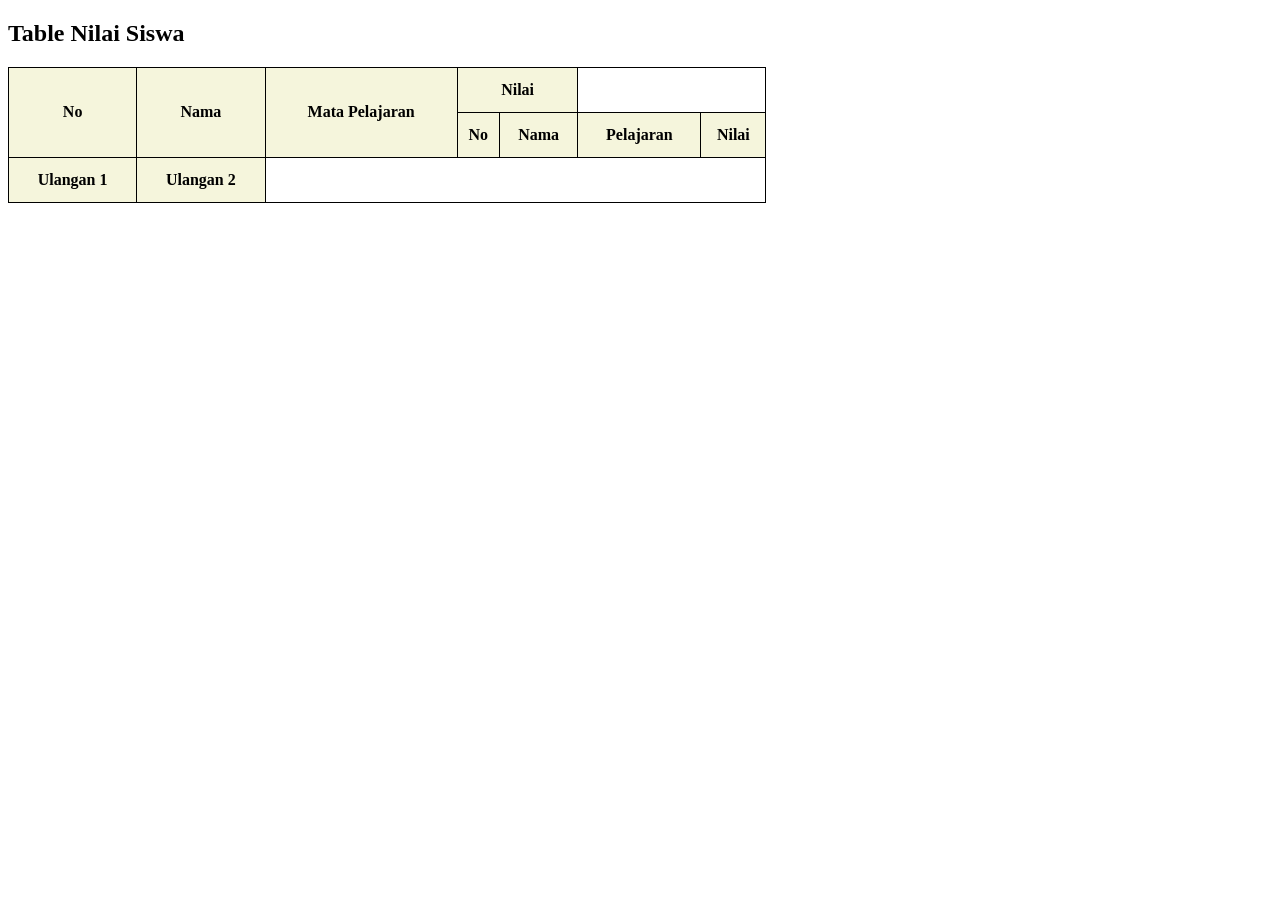
<file: table_gabungan.html>
<!DOCTYPE html>
<html>
    <head>
        <title>Table Gabungan</title>
        <link rel="stylesheet" href="table_gabungan.css">
    </head>
    <body>
        <h2>Table Nilai Siswa</h2>
        <table>
            <tr>
                <th rowspan="2">No</th>
                <th rowspan="2">Nama</th>
                <th rowspan="2">Mata Pelajaran</th>
                <th colspan="2">Nilai</th>
            </tr>
            <tr>
                <th>No</th>
                <th>Nama</th>
                <th>Pelajaran</th>
                <th>Nilai</th>
            </tr>
            <tr>
                <th>Ulangan 1</th>
                <th>Ulangan 2</th>
            </tr>
        </table>
    </body>
</html>
</file>
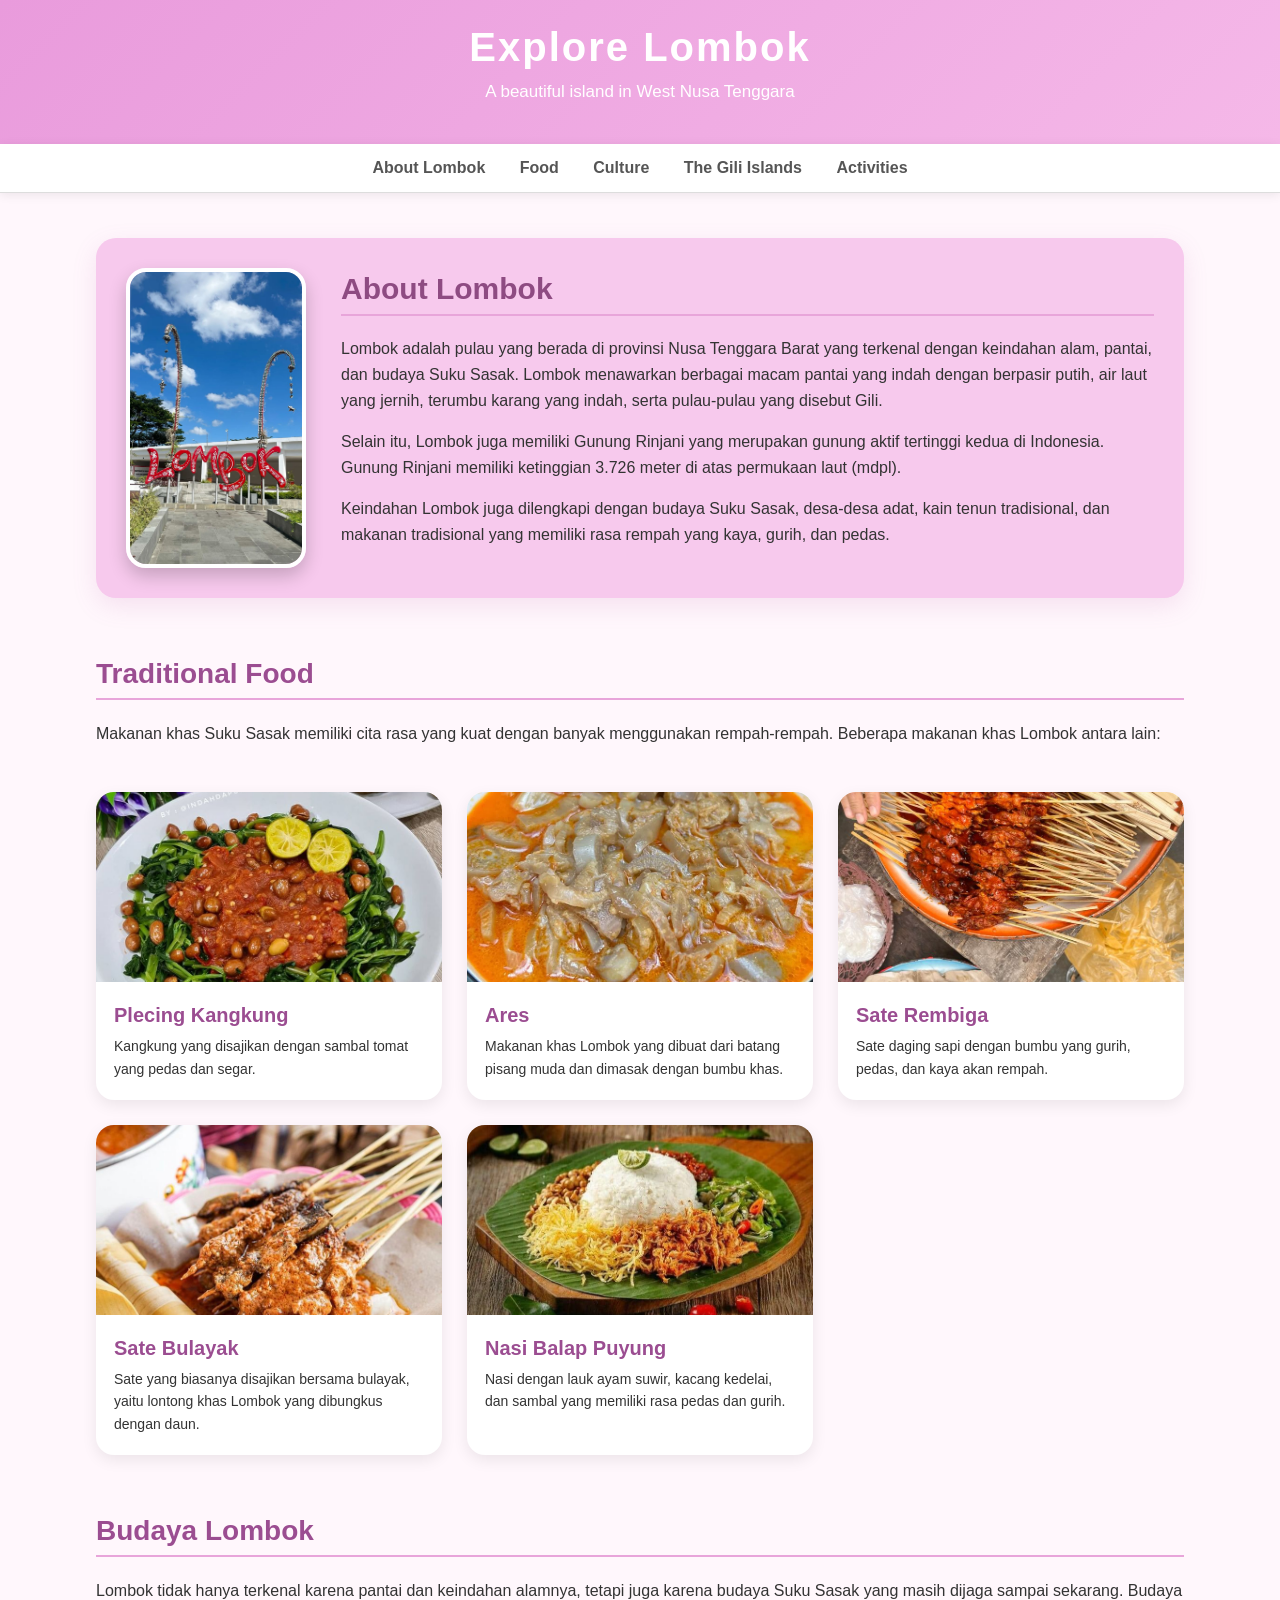
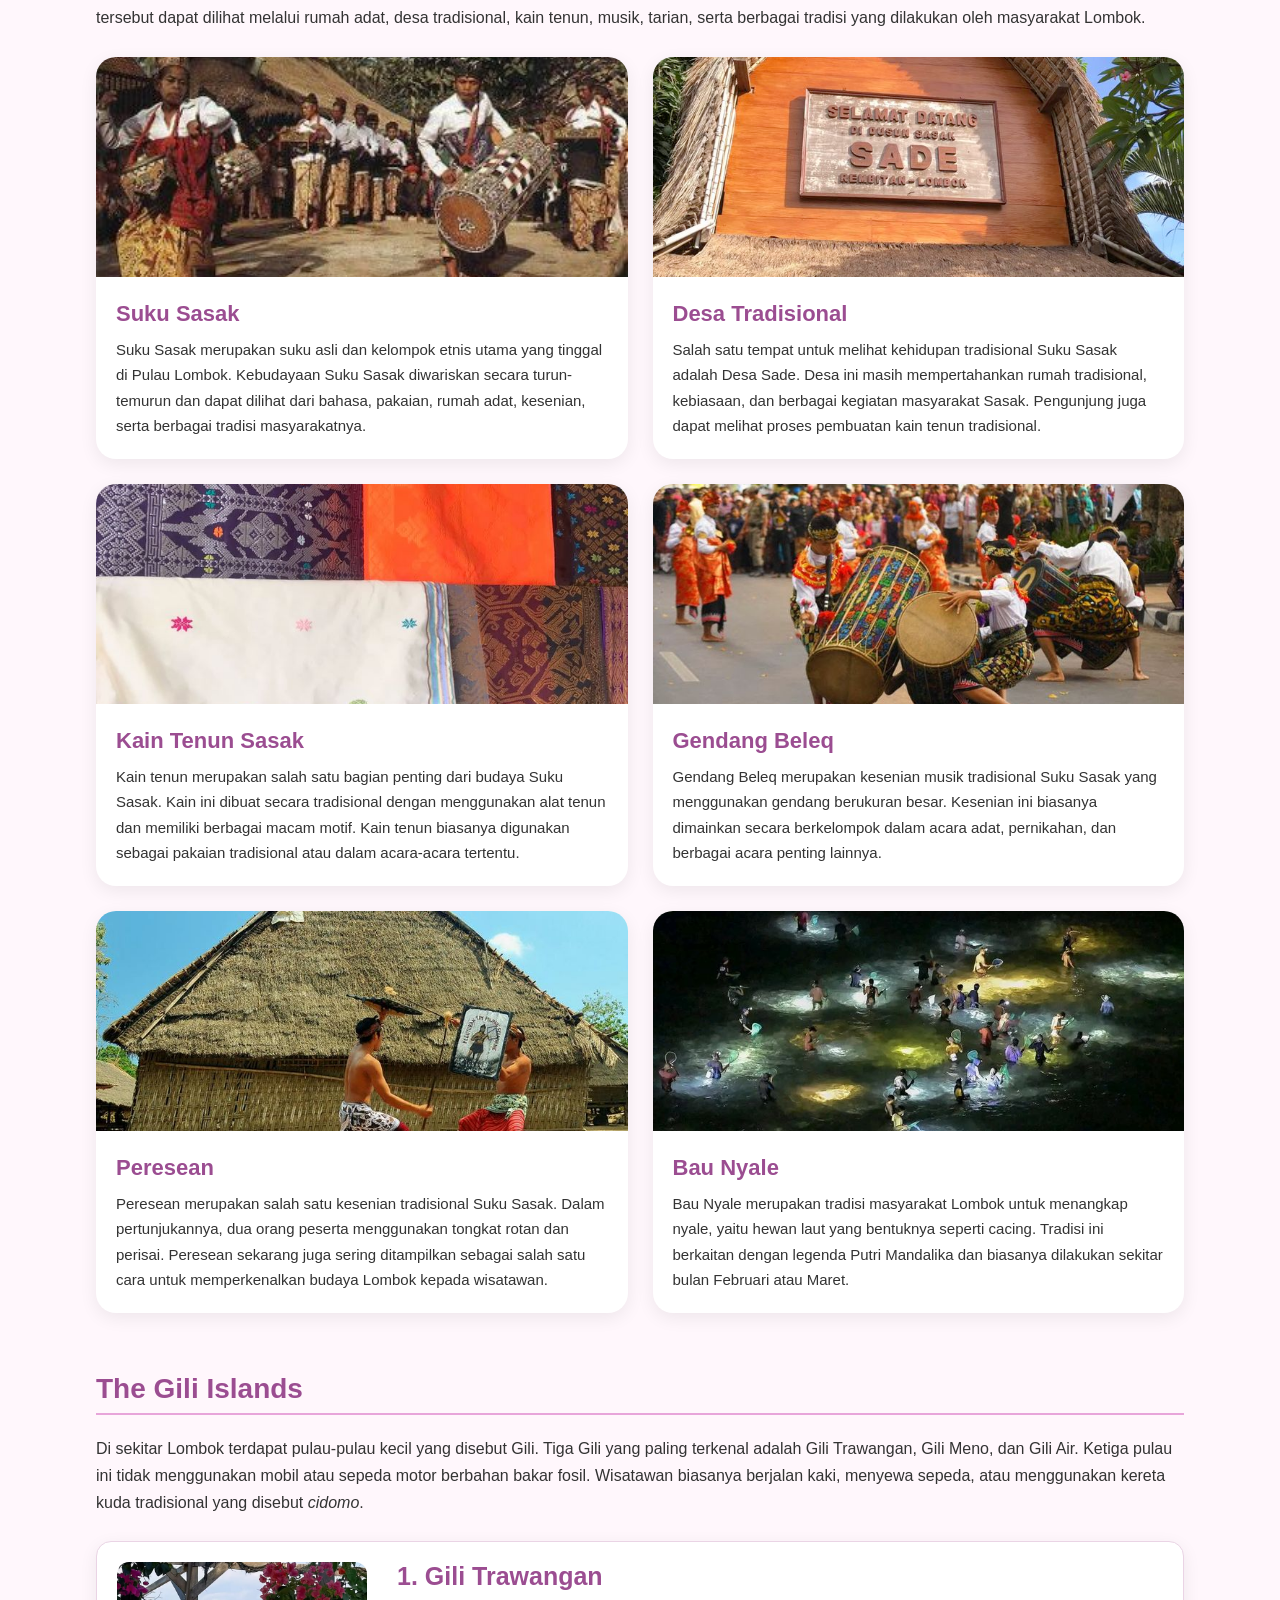
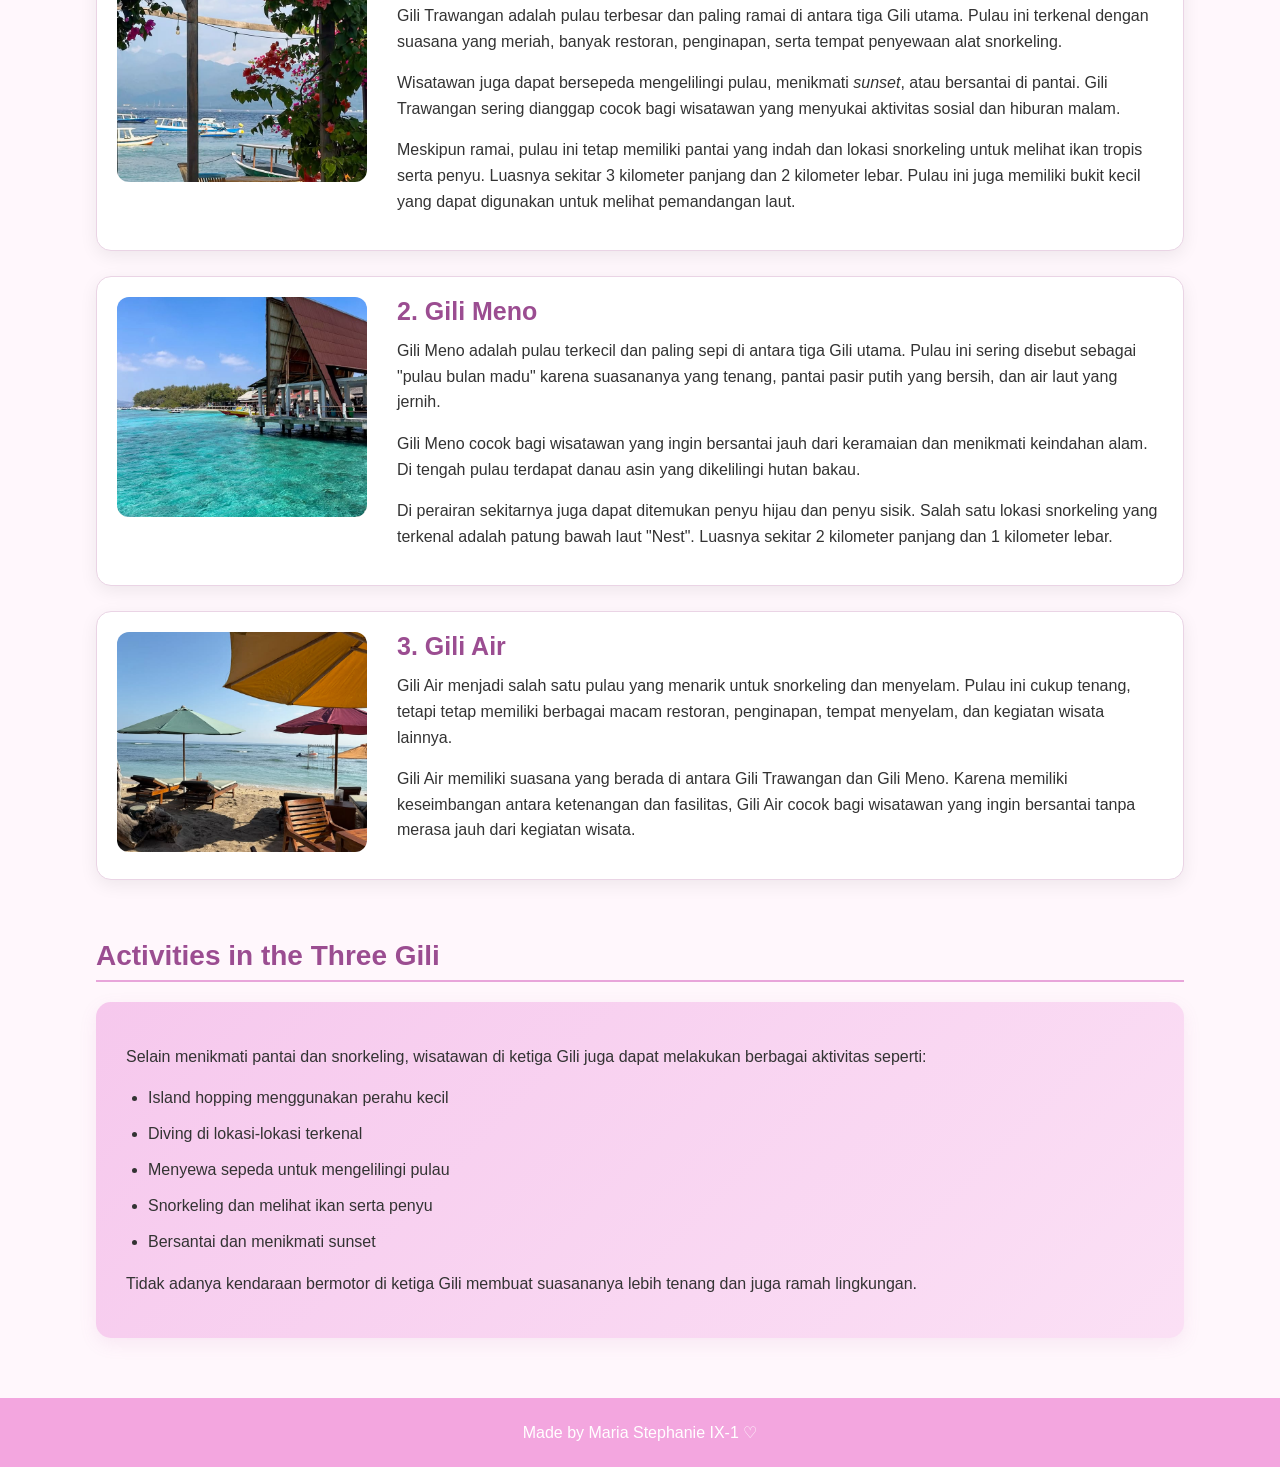
<file: wisata.html>
<!DOCTYPE html>
<html lang="en">
<head>
    <meta charset="UTF-8">
    <meta name="viewport" content="width=device-width, initial-scale=1.0">
    <link rel="stylesheet" href="wisata.css">
    <title>Explore Lombok</title>

    <style>
        body {
            margin: 0;
            font-family: Arial, sans-serif;
            background-color: #fff7fc;
            color: #333;
        }

        header {
            background-color: #f3a6df;
            padding: 25px;
            text-align: center;
        }

        header h1 {
            margin: 0;
            font-size: 40px;
            color: white;
        }

        header p {
            color: white;
            font-size: 17px;
        }

        nav {
            background-color: #ffffff;
            text-align: center;
            padding: 15px;
            border-bottom: 1px solid #ddd;
        }

        nav a {
            text-decoration: none;
            color: #555;
            margin: 0 15px;
            font-size: 16px;
        }

        nav a:hover {
            color: #d86ac4;
        }

        .container {
            width: 85%;
            max-width: 1100px;
            margin: 30px auto;
        }

        .intro {
            background-color: #f7c9ed;
            padding: 30px;
            border-radius: 20px;
            display: grid;
            grid-template-columns: 180px 1fr;
            gap: 35px;
            align-items: center;
        }

        .intro img {
            width: 180px;
            height: 300px;
            object-fit: cover;
            border-radius: 20px;
            border: 4px solid white;
        }

        .intro h2 {
            margin-top: 0;
            color: #8e4b82;
        }

        .intro p {
            line-height: 1.6;
            font-size: 16px;
        }

        section {
            margin-top: 45px;
        }

        section h2 {
            color: #9b4d91;
            border-bottom: 2px solid #e8a5da;
            padding-bottom: 8px;
        }

        section p {
            line-height: 1.7;
        }

        .food-list {
            background-color: #fce3f6;
            padding: 20px 35px;
            border-radius: 15px;
        }

        .food-list li {
            margin: 10px 0;
        }

        .gili {
            display: grid;
            grid-template-columns: 250px 1fr;
            gap: 30px;
            background-color: white;
            margin: 25px 0;
            padding: 20px;
            border-radius: 15px;
            border: 1px solid #ead4e5;
        }

        .gili img {
            width: 250px;
            height: 220px;
            object-fit: cover;
            border-radius: 12px;
        }

        .gili h3 {
            margin-top: 0;
            color: #9b4d91;
            font-size: 25px;
        }

        .gili p {
            line-height: 1.6;
        }

        .activities {
            background-color: #f7c9ed;
            padding: 25px 30px;
            border-radius: 15px;
        }

        .activities li {
            margin: 12px 0;
        }

        footer {
            margin-top: 50px;
            padding: 25px;
            background-color: #f3a6df;
            text-align: center;
            color: white;
        }

        @media (max-width: 700px) {
            .intro,
            .gili {
                grid-template-columns: 1fr;
            }

            .intro img,
            .gili img {
                width: 100%;
                height: 250px;
            }

            nav a {
                display: inline-block;
                margin: 5px 8px;
            }
        }
    </style>
</head>

<body>

    <header>
        <h1>Explore Lombok</h1>
        <p>A beautiful island in West Nusa Tenggara</p>
    </header>

    <nav>
        <a href="#about">About Lombok</a>
        <a href="#food">Food</a>
        <a href="#culture">Culture</a>
        <a href="#gili">The Gili Islands</a>
        <a href="#activities">Activities</a>
    </nav>

    <div class="container">

        <section id="about" class="intro">

            <img src="Lombok.jpg" alt="Lombok">

            <div>
                <h2>About Lombok</h2>

                <p>
                    Lombok adalah pulau yang berada di provinsi Nusa Tenggara Barat
                    yang terkenal dengan keindahan alam, pantai, dan budaya Suku Sasak.
                    Lombok menawarkan berbagai macam pantai yang indah dengan berpasir
                    putih, air laut yang jernih, terumbu karang yang indah, serta
                    pulau-pulau yang disebut Gili.
                </p>

                <p>
                    Selain itu, Lombok juga memiliki Gunung Rinjani yang merupakan
                    gunung aktif tertinggi kedua di Indonesia. Gunung Rinjani memiliki
                    ketinggian 3.726 meter di atas permukaan laut (mdpl).
                </p>

                <p>
                    Keindahan Lombok juga dilengkapi dengan budaya Suku Sasak,
                    desa-desa adat, kain tenun tradisional, dan makanan tradisional
                    yang memiliki rasa rempah yang kaya, gurih, dan pedas.
                </p>
            </div>

        </section>

        <section id="food">

            <h2>Traditional Food</h2>

            <p>
                Makanan khas Suku Sasak memiliki cita rasa yang kuat dengan banyak
                menggunakan rempah-rempah. Beberapa makanan khas Lombok antara lain:
            </p>

<section id="food">

    <div class="food-container">

        <div class="food-card">
            <img src="Plecing Kangkung Khas Lombok.jpg" alt="Plecing Kangkung">
            <h3>Plecing Kangkung</h3>
            <p>
                Kangkung yang disajikan dengan sambal tomat yang pedas dan segar.
            </p>
        </div>

        <div class="food-card">
            <img src="Sayur-ares-lombok.webp" alt="Ares">
            <h3>Ares</h3>
            <p>
                Makanan khas Lombok yang dibuat dari batang pisang muda dan
                dimasak dengan bumbu khas.
            </p>
        </div>

        <div class="food-card">
            <img src="Sate rembiga traditional food in lombok!  👏🏻👏🏻👏🏻.jpg" alt="Sate Rembiga">
            <h3>Sate Rembiga</h3>
            <p>
                Sate daging sapi dengan bumbu yang gurih, pedas, dan kaya akan rempah.
            </p>
        </div>

        <div class="food-card">
            <img src="Sate Bulayak, Khas Lombok.jpg" alt="Sate Bulayak">
            <h3>Sate Bulayak</h3>
            <p>
                Sate yang biasanya disajikan bersama bulayak, yaitu lontong
                khas Lombok yang dibungkus dengan daun.
            </p>
        </div>

        <div class="food-card">
            <img src="download_aa86c850-f2a1-405a-9012-2df784e90638_jpeg (719×479).jpg" alt="Nasi Balap Puyung">
            <h3>Nasi Balap Puyung</h3>
            <p>
                Nasi dengan lauk ayam suwir, kacang kedelai, dan sambal yang
                memiliki rasa pedas dan gurih.
            </p>
        </div>

    </div>

</section>

<section id="culture">

    <h2>Budaya Lombok</h2>

    <p>
        Lombok tidak hanya terkenal karena pantai dan keindahan alamnya,
        tetapi juga karena budaya Suku Sasak yang masih dijaga sampai sekarang.
        Budaya tersebut dapat dilihat melalui rumah adat, desa tradisional,
        kain tenun, musik, tarian, serta berbagai tradisi yang dilakukan
        oleh masyarakat Lombok.
    </p>

    <div class="culture-container">
        <div class="culture-card">

            <img src="Suku sasak budaya leluhur tertua.jpg" alt="Suku Sasak">

            <div class="culture-text">

                <h3>Suku Sasak</h3>

                <p>
                    Suku Sasak merupakan suku asli dan kelompok etnis utama
                    yang tinggal di Pulau Lombok. Kebudayaan Suku Sasak
                    diwariskan secara turun-temurun dan dapat dilihat dari
                    bahasa, pakaian, rumah adat, kesenian, serta berbagai
                    tradisi masyarakatnya.
                </p>

            </div>

        </div>

        <div class="culture-card">

            <img src="📍desa sade.jpg" alt="Desa Sade">

            <div class="culture-text">

                <h3>Desa Tradisional</h3>

                <p>
                    Salah satu tempat untuk melihat kehidupan tradisional
                    Suku Sasak adalah Desa Sade. Desa ini masih mempertahankan
                    rumah tradisional, kebiasaan, dan berbagai kegiatan
                    masyarakat Sasak. Pengunjung juga dapat melihat proses
                    pembuatan kain tenun tradisional.
                </p>

            </div>

        </div>

        <div class="culture-card">

            <img src="Kain tenun khas sasak.jpg" alt="Kain Tenun Sasak">

            <div class="culture-text">

                <h3>Kain Tenun Sasak</h3>

                <p>
                    Kain tenun merupakan salah satu bagian penting dari
                    budaya Suku Sasak. Kain ini dibuat secara tradisional
                    dengan menggunakan alat tenun dan memiliki berbagai
                    macam motif. Kain tenun biasanya digunakan sebagai
                    pakaian tradisional atau dalam acara-acara tertentu.
                </p>

            </div>

        </div>

        <div class="culture-card">

            <img src="Gendang Beleq is seasick traditional music culture in Lombok,usually they used it for wedding ceremony,etc_.jpg" alt="Gendang Beleq">

            <div class="culture-text">

                <h3>Gendang Beleq</h3>

                <p>
                    Gendang Beleq merupakan kesenian musik tradisional
                    Suku Sasak yang menggunakan gendang berukuran besar.
                    Kesenian ini biasanya dimainkan secara berkelompok
                    dalam acara adat, pernikahan, dan berbagai acara
                    penting lainnya.
                </p>

            </div>

        </div>

        <div class="culture-card">

            <img src="Tradisi Peresean, Lombok, Nusa Tenggara Barat.jpg" alt="Peresean">

            <div class="culture-text">

                <h3>Peresean</h3>

                <p>
                    Peresean merupakan salah satu kesenian tradisional
                    Suku Sasak. Dalam pertunjukannya, dua orang peserta
                    menggunakan tongkat rotan dan perisai. Peresean
                    sekarang juga sering ditampilkan sebagai salah satu
                    cara untuk memperkenalkan budaya Lombok kepada wisatawan.
                </p>

            </div>

        </div>

        <div class="culture-card">

            <img src="events bau nyele kute lombok februari 1 18-19-2045.jpg" alt="Tradisi Bau Nyale">

            <div class="culture-text">

                <h3>Bau Nyale</h3>

                <p>
                    Bau Nyale merupakan tradisi masyarakat Lombok untuk
                    menangkap nyale, yaitu hewan laut yang bentuknya seperti
                    cacing. Tradisi ini berkaitan dengan legenda Putri
                    Mandalika dan biasanya dilakukan sekitar bulan Februari
                    atau Maret.
                </p>

            </div>

        </div>

    </div>

</section>

        </section>

        <section id="gili">

            <h2>The Gili Islands</h2>

            <p>
                Di sekitar Lombok terdapat pulau-pulau kecil yang disebut Gili.
                Tiga Gili yang paling terkenal adalah Gili Trawangan, Gili Meno,
                dan Gili Air. Ketiga pulau ini tidak menggunakan mobil atau sepeda
                motor berbahan bakar fosil. Wisatawan biasanya berjalan kaki,
                menyewa sepeda, atau menggunakan kereta kuda tradisional yang
                disebut <i>cidomo</i>.
            </p>

            <div class="gili">

                <img src="Gili Trawangan Indonesia.jpg" alt="Gili Trawangan">

                <div>
                    <h3>1. Gili Trawangan</h3>

                    <p>
                        Gili Trawangan adalah pulau terbesar dan paling ramai di antara
                        tiga Gili utama. Pulau ini terkenal dengan suasana yang meriah,
                        banyak restoran, penginapan, serta tempat penyewaan alat snorkeling.
                    </p>

                    <p>
                        Wisatawan juga dapat bersepeda mengelilingi pulau, menikmati
                        <i>sunset</i>, atau bersantai di pantai. Gili Trawangan sering
                        dianggap cocok bagi wisatawan yang menyukai aktivitas sosial
                        dan hiburan malam.
                    </p>

                    <p>
                        Meskipun ramai, pulau ini tetap memiliki pantai yang indah dan
                        lokasi snorkeling untuk melihat ikan tropis serta penyu.
                        Luasnya sekitar 3 kilometer panjang dan 2 kilometer lebar.
                        Pulau ini juga memiliki bukit kecil yang dapat digunakan untuk
                        melihat pemandangan laut.
                    </p>
                </div>

            </div>

            <div class="gili">

                <img src="Gili Meno, Lombok.jpg"Gili Meno">

                <div>
                    <h3>2. Gili Meno</h3>

                    <p>
                        Gili Meno adalah pulau terkecil dan paling sepi di antara tiga
                        Gili utama. Pulau ini sering disebut sebagai "pulau bulan madu"
                        karena suasananya yang tenang, pantai pasir putih yang bersih,
                        dan air laut yang jernih.
                    </p>

                    <p>
                        Gili Meno cocok bagi wisatawan yang ingin bersantai jauh dari
                        keramaian dan menikmati keindahan alam. Di tengah pulau terdapat
                        danau asin yang dikelilingi hutan bakau.
                    </p>

                    <p>
                        Di perairan sekitarnya juga dapat ditemukan penyu hijau dan
                        penyu sisik. Salah satu lokasi snorkeling yang terkenal adalah
                        patung bawah laut "Nest". Luasnya sekitar 2 kilometer panjang
                        dan 1 kilometer lebar.
                    </p>

                </div>

            </div>

            <div class="gili">

                <img src="gili air, lombok.jpg" alt="Gili Air">

                <div>
                    <h3>3. Gili Air</h3>

                    <p>
                        Gili Air menjadi salah satu pulau yang menarik untuk snorkeling
                        dan menyelam. Pulau ini cukup tenang, tetapi tetap memiliki
                        berbagai macam restoran, penginapan, tempat menyelam, dan
                        kegiatan wisata lainnya.
                    </p>

                    <p>
                        Gili Air memiliki suasana yang berada di antara Gili Trawangan
                        dan Gili Meno. Karena memiliki keseimbangan antara ketenangan
                        dan fasilitas, Gili Air cocok bagi wisatawan yang ingin
                        bersantai tanpa merasa jauh dari kegiatan wisata.
                    </p>

                </div>

            </div>

        </section>

        <section id="activities">

            <h2>Activities in the Three Gili</h2>

            <div class="activities">

                <p>
                    Selain menikmati pantai dan snorkeling, wisatawan di ketiga Gili
                    juga dapat melakukan berbagai aktivitas seperti:
                </p>

                <ul>
                    <li>Island hopping menggunakan perahu kecil</li>
                    <li>Diving di lokasi-lokasi terkenal</li>
                    <li>Menyewa sepeda untuk mengelilingi pulau</li>
                    <li>Snorkeling dan melihat ikan serta penyu</li>
                    <li>Bersantai dan menikmati sunset</li>
                </ul>

                <p>
                    Tidak adanya kendaraan bermotor di ketiga Gili membuat suasananya
                    lebih tenang dan juga ramah lingkungan.
                </p>

            </div>

        </section>

    </div>


    <footer>
        <p>Made by Maria Stephanie IX-1 ♡</p>
    </footer>

</body>
</html>
</file>
<file: table_gabungan.css>
table, th, td{
    border: 1px solid black;
}
table{
    width: 60%;
    border-collapse: collapse;
}
th{
    height: 40px;
    padding: 2px;
    background-color: beige;
}
tr{
    background-color:bisque;
}
tr:nth-child(even){
    background-color:blanchedalmond;
}
tr:hover{
    background-color:pink;
}
</file>
<file: wisata.css>
* {
        box-sizing: border-box;
        scroll-behavior: smooth;
    }

    body {
        margin: 0;
        font-family: Arial, Helvetica, sans-serif;
        background-color: #fff8fc;
        color: #3f3f3f;
    }

    header {
        background: linear-gradient(135deg, #e99bdc, #f5b8e8);
        padding: 55px 20px;
        text-align: center;
    }

    header h1 {
        margin: 0;
        color: white;
        font-size: 48px;
        letter-spacing: 2px;
    }

    header p {
        margin-top: 12px;
        color: white;
        font-size: 18px;
    }

    nav {
        background-color: white;
        padding: 18px;
        text-align: center;
        position: sticky;
        top: 0;
        z-index: 10;
        box-shadow: 0 2px 10px rgba(0, 0, 0, 0.08);
    }

    nav a {
        color: #555;
        text-decoration: none;
        margin: 0 18px;
        font-size: 15px;
        font-weight: bold;
        transition: 0.2s;
    }

    nav a:hover {
        color: #d45dbd;
    }

    .container {
        width: 88%;
        max-width: 1100px;
        margin: 45px auto;
    }

    section {
        margin-bottom: 60px;
    }

    section h2 {
        color: #9b4b8d;
        font-size: 28px;
        margin-bottom: 20px;
    }

    section p {
        line-height: 1.7;
        font-size: 16px;
    }

    .intro {
        display: grid;
        grid-template-columns: 230px 1fr;
        gap: 45px;
        align-items: center;

        background-color: #f5c5eb;
        padding: 40px;
        border-radius: 25px;

        box-shadow: 0 8px 25px rgba(190, 100, 170, 0.15);
    }

    .intro img {
        width: 230px;
        height: 350px;
        object-fit: cover;

        border-radius: 25px;
        border: 5px solid white;

        box-shadow: 0 8px 18px rgba(0, 0, 0, 0.2);

        transition: 0.3s;
    }

    .intro img:hover {
        transform: scale(1.03);
    }

    .intro h2 {
        margin-top: 0;
        font-size: 30px;
    }

    .food-list {
        background-color: white;
        padding: 22px 35px;
        border-radius: 18px;

        border-left: 6px solid #e49bd5;

        box-shadow: 0 5px 15px rgba(0, 0, 0, 0.06);
    }

    .food-list ul {
        margin: 0;
        padding-left: 20px;
    }

    .food-list li {
        padding: 7px 0;
    }

    /* ================= FOOD CARDS ================= */

.food-container {
    display: grid;
    grid-template-columns: repeat(3, 1fr);
    gap: 25px;
    margin-top: 25px;
}

.food-card {
    background-color: white;
    border-radius: 18px;
    overflow: hidden;

    box-shadow: 0 5px 15px rgba(0, 0, 0, 0.08);

    transition: 0.3s;
}

.food-card:hover {
    transform: translateY(-5px);
    box-shadow: 0 9px 20px rgba(0, 0, 0, 0.12);
}

.food-card img {
    width: 100%;
    height: 190px;
    object-fit: cover;
}

.food-card h3 {
    color: #9b4d91;
    margin: 18px 18px 8px;
    font-size: 20px;
}

.food-card p {
    margin: 0 18px 20px;
    font-size: 14px;
    line-height: 1.6;
}

.culture-container {
    display: grid;
    grid-template-columns: 1fr 1fr;
    gap: 25px;
    margin-top: 25px;
}

.culture-card {
    background-color: white;
    border-radius: 20px;
    overflow: hidden;

    box-shadow: 0 5px 18px rgba(0, 0, 0, 0.07);

    transition: 0.3s;
}

.culture-card:hover {
    transform: translateY(-5px);
    box-shadow: 0 9px 22px rgba(0, 0, 0, 0.12);
}

.culture-card img {
    width: 100%;
    height: 220px;
    object-fit: cover;
}

.culture-text {
    padding: 20px;
}

.culture-text h3 {
    margin-top: 0;
    margin-bottom: 10px;

    color: #9b4d91;
    font-size: 22px;
}

.culture-text p {
    margin: 0;
    font-size: 15px;
    line-height: 1.7;
}

    .gili {
        display: grid;
        grid-template-columns: 280px 1fr;
        gap: 35px;

        background-color: white;

        padding: 25px;
        margin: 30px 0;

        border-radius: 22px;

        box-shadow: 0 5px 18px rgba(0, 0, 0, 0.07);

        transition: 0.3s;
    }

    .gili:hover {
        transform: translateY(-4px);
        box-shadow: 0 9px 25px rgba(0, 0, 0, 0.1);
    }

    .gili img {
        width: 280px;
        height: 240px;

        object-fit: cover;

        border-radius: 17px;
    }

    .gili h3 {
        margin-top: 5px;
        margin-bottom: 12px;

        color: #a34e91;
        font-size: 25px;
    }

    .gili p {
        margin-top: 8px;
        line-height: 1.65;
    }

    .activities {
        background: linear-gradient(
            135deg,
            #f6c8ed,
            #fbe0f5
        );

        padding: 30px 35px;

        border-radius: 22px;

        box-shadow: 0 6px 18px rgba(190, 100, 170, 0.1);
    }

    .activities ul {
        padding-left: 22px;
    }

    .activities li {
        margin: 12px 0;
        line-height: 1.5;
    }

    footer {
        background-color: #df91d0;

        padding: 25px;

        text-align: center;

        color: white;

        margin-top: 70px;
    }

    footer p {
        margin: 0;
    }

    @media (max-width: 750px) {

        header h1 {
            font-size: 38px;
        }

        nav a {
            margin: 0 7px;
            font-size: 13px;
        }

        .container {
            width: 92%;
        }

        .intro {
            grid-template-columns: 1fr;
            padding: 25px;
        }

        .intro img {
            width: 100%;
            height: 300px;
        }

        .gili {
            grid-template-columns: 1fr;
        }

        .gili img {
            width: 100%;
            height: 250px;
        }

        .culture-container {
    grid-template-columns: 1fr;
        }
    }
</file>
